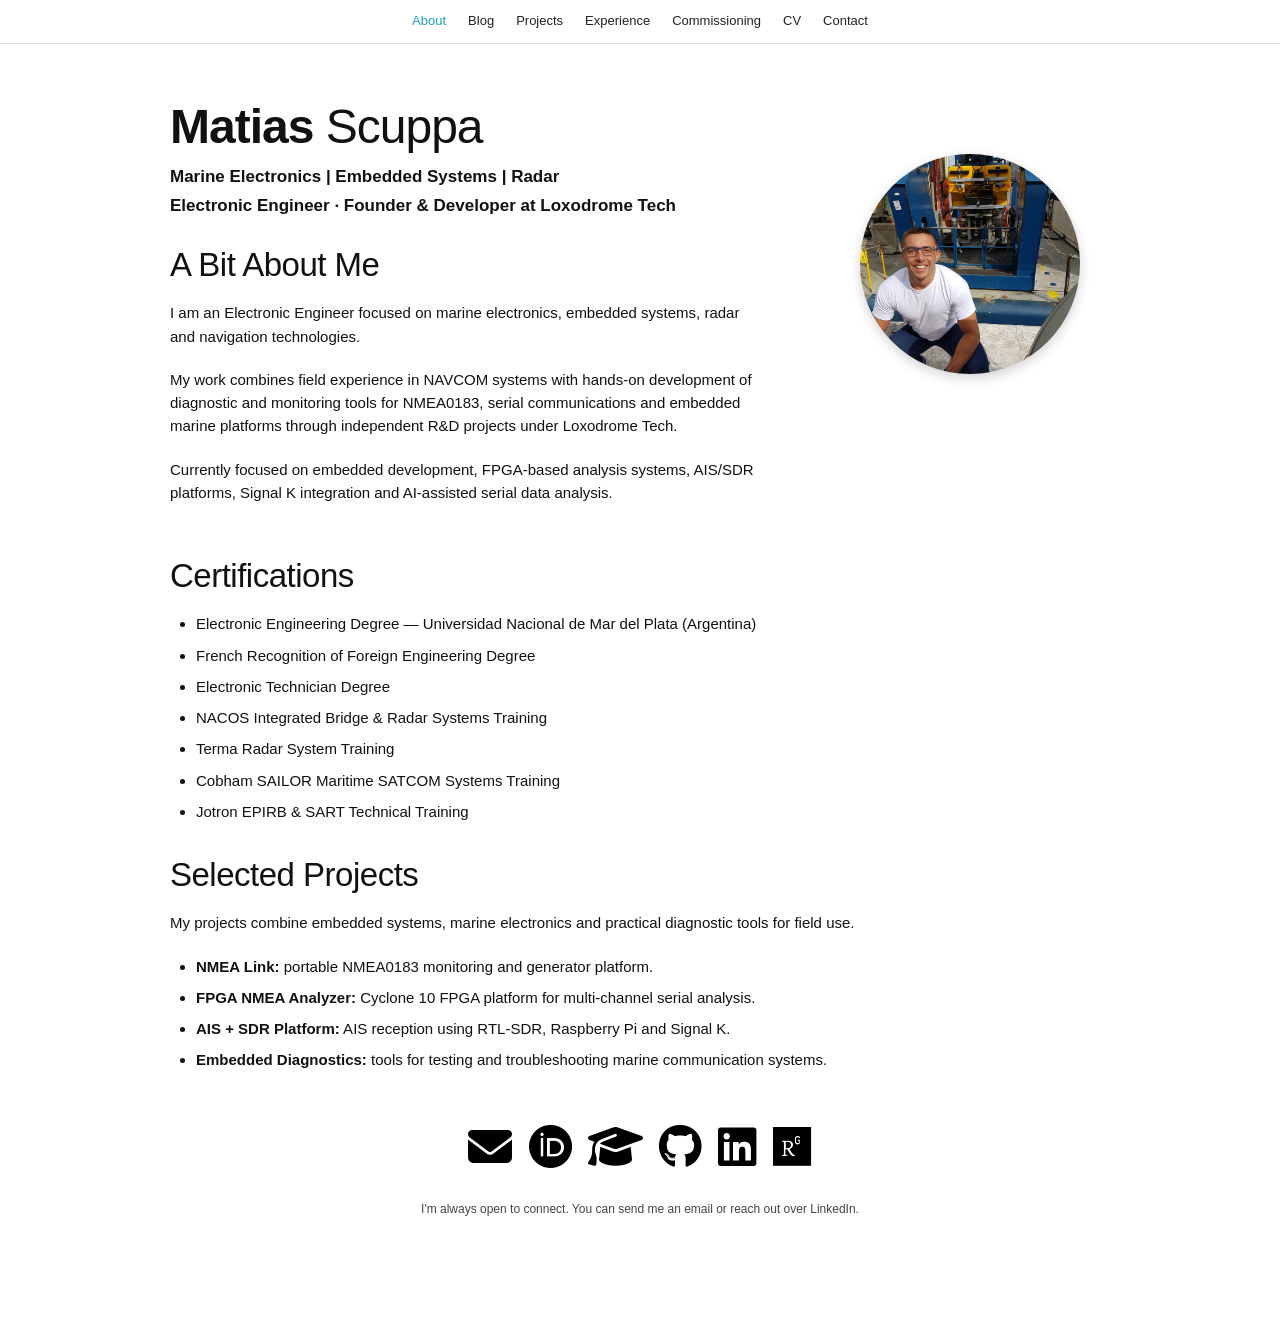
<file: index.html>
<!DOCTYPE html>
<html lang="en">

<head>
  <meta charset="UTF-8" />
  <meta name="viewport" content="width=device-width, initial-scale=1.0" />

  <title>Matias Scuppa</title>

  <!-- ENGINEER FAVICON -->
  <link rel="icon" href="data:image/svg+xml,<svg xmlns=%22http://www.w3.org/2000/svg%22 viewBox=%220 0 100 100%22><text y=%22.9em%22 font-size=%2290%22>👨‍💻</text></svg>">

  <link rel="stylesheet" href="style.css" />

  <link rel="stylesheet"
        href="https://cdnjs.cloudflare.com/ajax/libs/font-awesome/6.5.1/css/all.min.css">
</head>

<body>

  <!-- TOP NAVIGATION -->
  <nav class="top-nav">

    <div class="nav-links">
      <a href="index.html" class="active">About</a>
      <a href="blog.html">Blog</a>
      <a href="projects.html">Projects</a>
      <a href="experience.html">Experience</a>
      <a href="commissioning.html">Commissioning</a>
      <a href="cv.html">CV</a>
      <a href="contact.html">Contact</a>
    </div>

  </nav>

  <main class="page">

    <!-- INTRO -->
    <section id="about" class="intro">

      <div class="intro-text">

        <h1>
          <strong>Matias</strong> Scuppa
        </h1>

        <p class="tagline">
          Marine Electronics | Embedded Systems | Radar
        </p>

        <p class="role">
          Electronic Engineer · Founder & Developer at Loxodrome Tech
        </p>

        <h2>A Bit About Me</h2>

        <p>
          I am an Electronic Engineer focused on marine electronics,
          embedded systems, radar and navigation technologies.
        </p>

        <p>
          My work combines field experience in NAVCOM systems with
          hands-on development of diagnostic and monitoring tools for
          NMEA0183, serial communications and embedded marine platforms
          through independent R&D projects under Loxodrome Tech.
        </p>

        <p>
          Currently focused on embedded development,
          FPGA-based analysis systems, AIS/SDR platforms,
          Signal K integration and AI-assisted serial data analysis.
        </p>

      </div>

      <!-- PROFILE PHOTO -->
      <div class="photo-box">
        <img src="assets/profile.jpg" alt="Matias Scuppa">
      </div>

    </section>

    <!-- CERTIFICATIONS -->
    <section>

      <h2>Certifications</h2>

      <ul>

        <li>
          Electronic Engineering Degree —
          Universidad Nacional de Mar del Plata (Argentina)
        </li>

        <li>
          French Recognition of Foreign Engineering Degree
        </li>

        <li>
          Electronic Technician Degree
        </li>

        <li>
          NACOS Integrated Bridge & Radar Systems Training
        </li>

        <li>
          Terma Radar System Training
        </li>

        <li>
          Cobham SAILOR Maritime SATCOM Systems Training
        </li>

        <li>
          Jotron EPIRB & SART Technical Training
        </li>

      </ul>

    </section>

    <!-- PROJECTS -->
    <section>

      <h2>Selected Projects</h2>

      <p>
        My projects combine embedded systems,
        marine electronics and practical diagnostic tools for field use.
      </p>

      <ul>

        <li>
          <strong>NMEA Link:</strong>
          portable NMEA0183 monitoring and generator platform.
        </li>

        <li>
          <strong>FPGA NMEA Analyzer:</strong>
          Cyclone 10 FPGA platform for multi-channel serial analysis.
        </li>

        <li>
          <strong>AIS + SDR Platform:</strong>
          AIS reception using RTL-SDR, Raspberry Pi and Signal K.
        </li>

        <li>
          <strong>Embedded Diagnostics:</strong>
          tools for testing and troubleshooting marine communication systems.
        </li>

      </ul>

    </section>

    <!-- SOCIAL ICONS -->
    <section class="social">

      <a href="mailto:matiasscuppa@gmail.com">
        <i class="fa-solid fa-envelope"></i>
      </a>

      <a href="https://orcid.org/0009-0004-0141-5766">
        <i class="fa-brands fa-orcid"></i>
      </a>

      <a href="https://scholar.google.com/citations?hl=es&user=ks8voxEAAAAJ&view_op=list_works&sortby=title">
        <i class="fa-solid fa-graduation-cap"></i>
      </a>

      <a href="https://github.com/matiasscuppa">
        <i class="fa-brands fa-github"></i>
      </a>

      <a href="https://www.linkedin.com/in/matias-scuppa/">
        <i class="fa-brands fa-linkedin"></i>
      </a>

      <a href="https://www.researchgate.net/profile/Matias-Scuppa">
        <i class="fa-brands fa-researchgate"></i>
      </a>

    </section>

    <!-- FOOTER -->
    <footer>

      <p>
        I'm always open to connect. You can send me an email
        or reach out over LinkedIn.
      </p>

    </footer>

  </main>

</body>

</html>
</file>
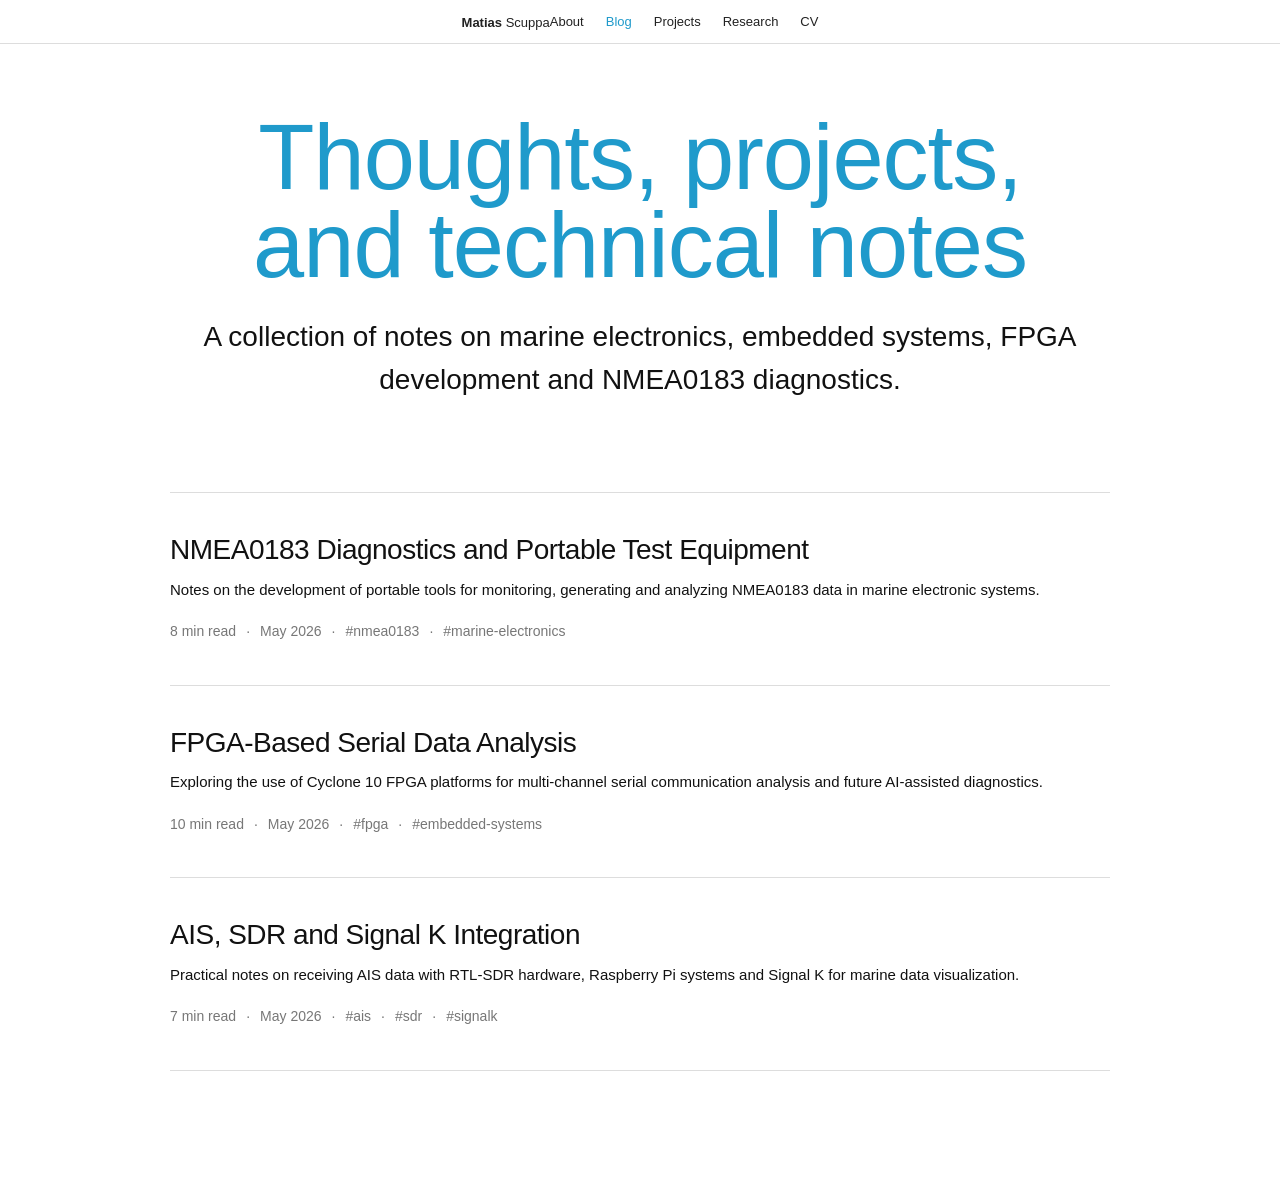
<file: blog.html>
<!DOCTYPE html>
<html lang="en">

<head>
  <meta charset="UTF-8" />
  <meta name="viewport" content="width=device-width, initial-scale=1.0" />

  <title>Blog | Matias Scuppa</title>

  <link rel="icon" href="data:image/svg+xml,<svg xmlns=%22http://www.w3.org/2000/svg%22 viewBox=%220 0 100 100%22><text y=%22.9em%22 font-size=%2290%22>👨‍💻</text></svg>">

  <link rel="stylesheet" href="style.css" />

  <link rel="stylesheet"
        href="https://cdnjs.cloudflare.com/ajax/libs/font-awesome/6.5.1/css/all.min.css">
</head>

<body>

  <nav class="top-nav">
    <div class="nav-name">
      <a href="index.html"><strong>Matias</strong> Scuppa</a>
    </div>

    <div class="nav-links">
      <a href="index.html#about">About</a>
      <a href="blog.html" class="active">Blog</a>
      <a href="index.html#projects">Projects</a>
      <a href="index.html#research">Research</a>
      <a href="index.html#cv">CV</a>
    </div>
  </nav>

  <main class="blog-page">

    <section class="blog-hero">
      <h1>Thoughts, projects,<br>and technical notes</h1>

      <p>
        A collection of notes on marine electronics, embedded systems,
        FPGA development and NMEA0183 diagnostics.
      </p>
    </section>

    <section class="blog-list">

      <article class="blog-post">
        <h2>NMEA0183 Diagnostics and Portable Test Equipment</h2>

        <p>
          Notes on the development of portable tools for monitoring,
          generating and analyzing NMEA0183 data in marine electronic systems.
        </p>

        <div class="post-meta">
          <span>8 min read</span>
          <span>·</span>
          <span>May 2026</span>
          <span>·</span>
          <span>#nmea0183</span>
          <span>·</span>
          <span>#marine-electronics</span>
        </div>
      </article>

      <article class="blog-post">
        <h2>FPGA-Based Serial Data Analysis</h2>

        <p>
          Exploring the use of Cyclone 10 FPGA platforms for multi-channel
          serial communication analysis and future AI-assisted diagnostics.
        </p>

        <div class="post-meta">
          <span>10 min read</span>
          <span>·</span>
          <span>May 2026</span>
          <span>·</span>
          <span>#fpga</span>
          <span>·</span>
          <span>#embedded-systems</span>
        </div>
      </article>

      <article class="blog-post">
        <h2>AIS, SDR and Signal K Integration</h2>

        <p>
          Practical notes on receiving AIS data with RTL-SDR hardware,
          Raspberry Pi systems and Signal K for marine data visualization.
        </p>

        <div class="post-meta">
          <span>7 min read</span>
          <span>·</span>
          <span>May 2026</span>
          <span>·</span>
          <span>#ais</span>
          <span>·</span>
          <span>#sdr</span>
          <span>·</span>
          <span>#signalk</span>
        </div>
      </article>

    </section>

  </main>

</body>

</html>
</file>
<file: style.css>
* {
  box-sizing: border-box;
}

body {
  margin: 0;
  padding: 0;
  background: #ffffff;
  color: #111;
  font-family: "Helvetica Neue", Helvetica, Arial, sans-serif;
  font-size: 15px;
  line-height: 1.55;
}

/* NAVBAR */

.top-nav {
  width: 100%;
  min-height: 44px;
  border-bottom: 1px solid #dddddd;
  display: flex;
  justify-content: center;
  align-items: center;
  padding: 10px 16px;
}

.nav-links {
  display: flex;
  justify-content: center;
  align-items: center;
  gap: 22px;
  flex-wrap: wrap;
}

.top-nav a {
  text-decoration: none;
  color: #222;
  font-size: 13px;
}

.top-nav a:hover,
.top-nav a.active {
  color: #1f9acb;
}

/* MAIN */

.page {
  max-width: 980px;
  margin: 0 auto;
  padding: 58px 20px 80px;
}

/* INTRO */

.intro {
  display: grid;
  grid-template-columns: 1fr 280px;
  gap: 70px;
  align-items: start;
}

.intro-text {
  max-width: 620px;
}

h1 {
  margin: 0 0 12px;
  font-size: 48px;
  line-height: 1.05;
  font-weight: 300;
  letter-spacing: -1px;
}

h1 strong {
  font-weight: 700;
}

.tagline {
  margin: 0;
  font-size: 17px;
  font-weight: 700;
}

.role {
  margin-top: 2px;
  margin-bottom: 28px;
  font-size: 17px;
  font-weight: 700;
}

h2 {
  margin-top: 0;
  margin-bottom: 18px;
  font-size: 33px;
  line-height: 1.1;
  font-weight: 300;
  letter-spacing: -0.5px;
}

p {
  margin-top: 0;
  margin-bottom: 20px;
}

.photo-box {
  display: flex;
  justify-content: center;
  padding-top: 52px;
}

.photo-box img {
  width: 220px;
  height: 220px;
  object-fit: cover;
  border-radius: 50%;
  box-shadow: 0 4px 12px rgba(0, 0, 0, 0.18);
}

ul {
  padding-left: 26px;
}

li {
  margin-bottom: 8px;
}

section {
  margin-bottom: 34px;
}

a {
  color: #1f9acb;
}

/* SOCIAL */

.social {
  display: flex;
  justify-content: center;
  gap: 16px;
  flex-wrap: wrap;
  margin-top: 42px;
  margin-bottom: 18px;
}

.social a {
  color: #000;
  text-decoration: none;
  font-size: 44px;
}

.social a:hover {
  color: #1f9acb;
}

/* FOOTER */

footer {
  text-align: center;
  font-size: 12px;
  color: #444;
  margin-top: 18px;
}

/* BLOG PAGE */

.blog-page {
  max-width: 980px;
  margin: 0 auto;
  padding: 70px 20px 80px;
}

.blog-hero {
  text-align: center;
  margin-bottom: 90px;
}

.blog-hero h1 {
  font-size: 92px;
  line-height: 0.95;
  font-weight: 300;
  color: #1f9acb;
  margin-bottom: 26px;
}

.blog-hero p {
  font-size: 28px;
  font-weight: 300;
}

.blog-list {
  border-top: 1px solid #dddddd;
}

.blog-post {
  padding: 42px 0;
  border-bottom: 1px solid #dddddd;
}

.blog-post h2 {
  font-size: 28px;
  margin-bottom: 12px;
}

.post-meta {
  margin-top: 14px;
  display: flex;
  gap: 10px;
  flex-wrap: wrap;
  color: #777;
  font-size: 14px;
}

/* TABLET */

@media (max-width: 850px) {

  .page {
    padding: 42px 24px 60px;
  }

  .intro {
    grid-template-columns: 1fr;
    gap: 28px;
  }

  .photo-box {
    order: -1;
    justify-content: center;
    padding-top: 0;
  }

  h1 {
    font-size: 42px;
  }

  h2 {
    font-size: 29px;
  }

  .blog-hero h1 {
    font-size: 58px;
  }

  .blog-hero p {
    font-size: 22px;
  }
}

/* MOBILE */

@media (max-width: 520px) {

  body {
    font-size: 14px;
  }

  .top-nav {
    padding: 12px 10px;
  }

  .nav-links {
    gap: 12px;
  }

  .top-nav a {
    font-size: 12px;
  }

  .page {
    padding: 34px 18px 50px;
  }

  h1 {
    font-size: 36px;
  }

  .tagline,
  .role {
    font-size: 15px;
  }

  h2 {
    font-size: 26px;
  }

  .photo-box {
    order: -1;
    justify-content: center;
  }

  .photo-box img {
    width: 180px;
    height: 180px;
  }

  .social a {
    font-size: 34px;
  }

  .blog-page {
    padding: 45px 18px 60px;
  }

  .blog-hero {
    margin-bottom: 50px;
  }

  .blog-hero h1 {
    font-size: 42px;
  }

  .blog-hero p {
    font-size: 18px;
  }
}
</file>
